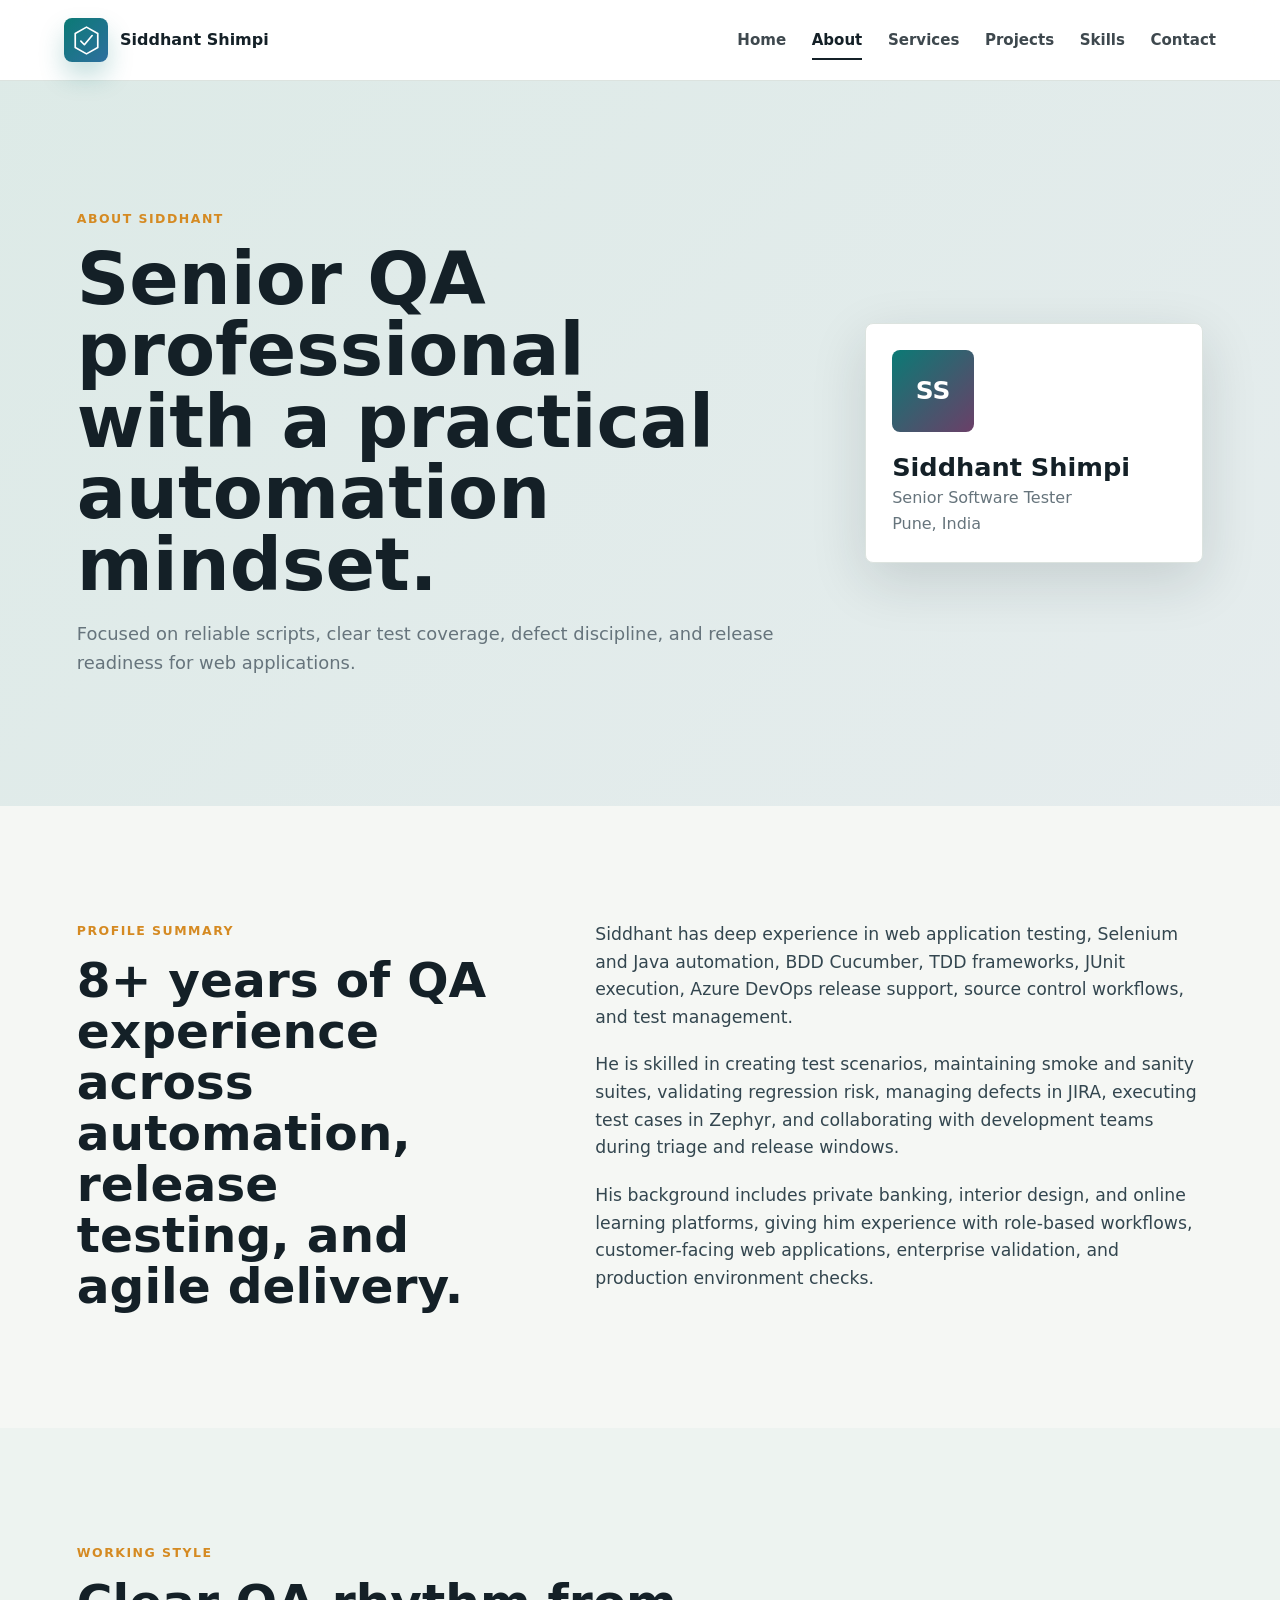
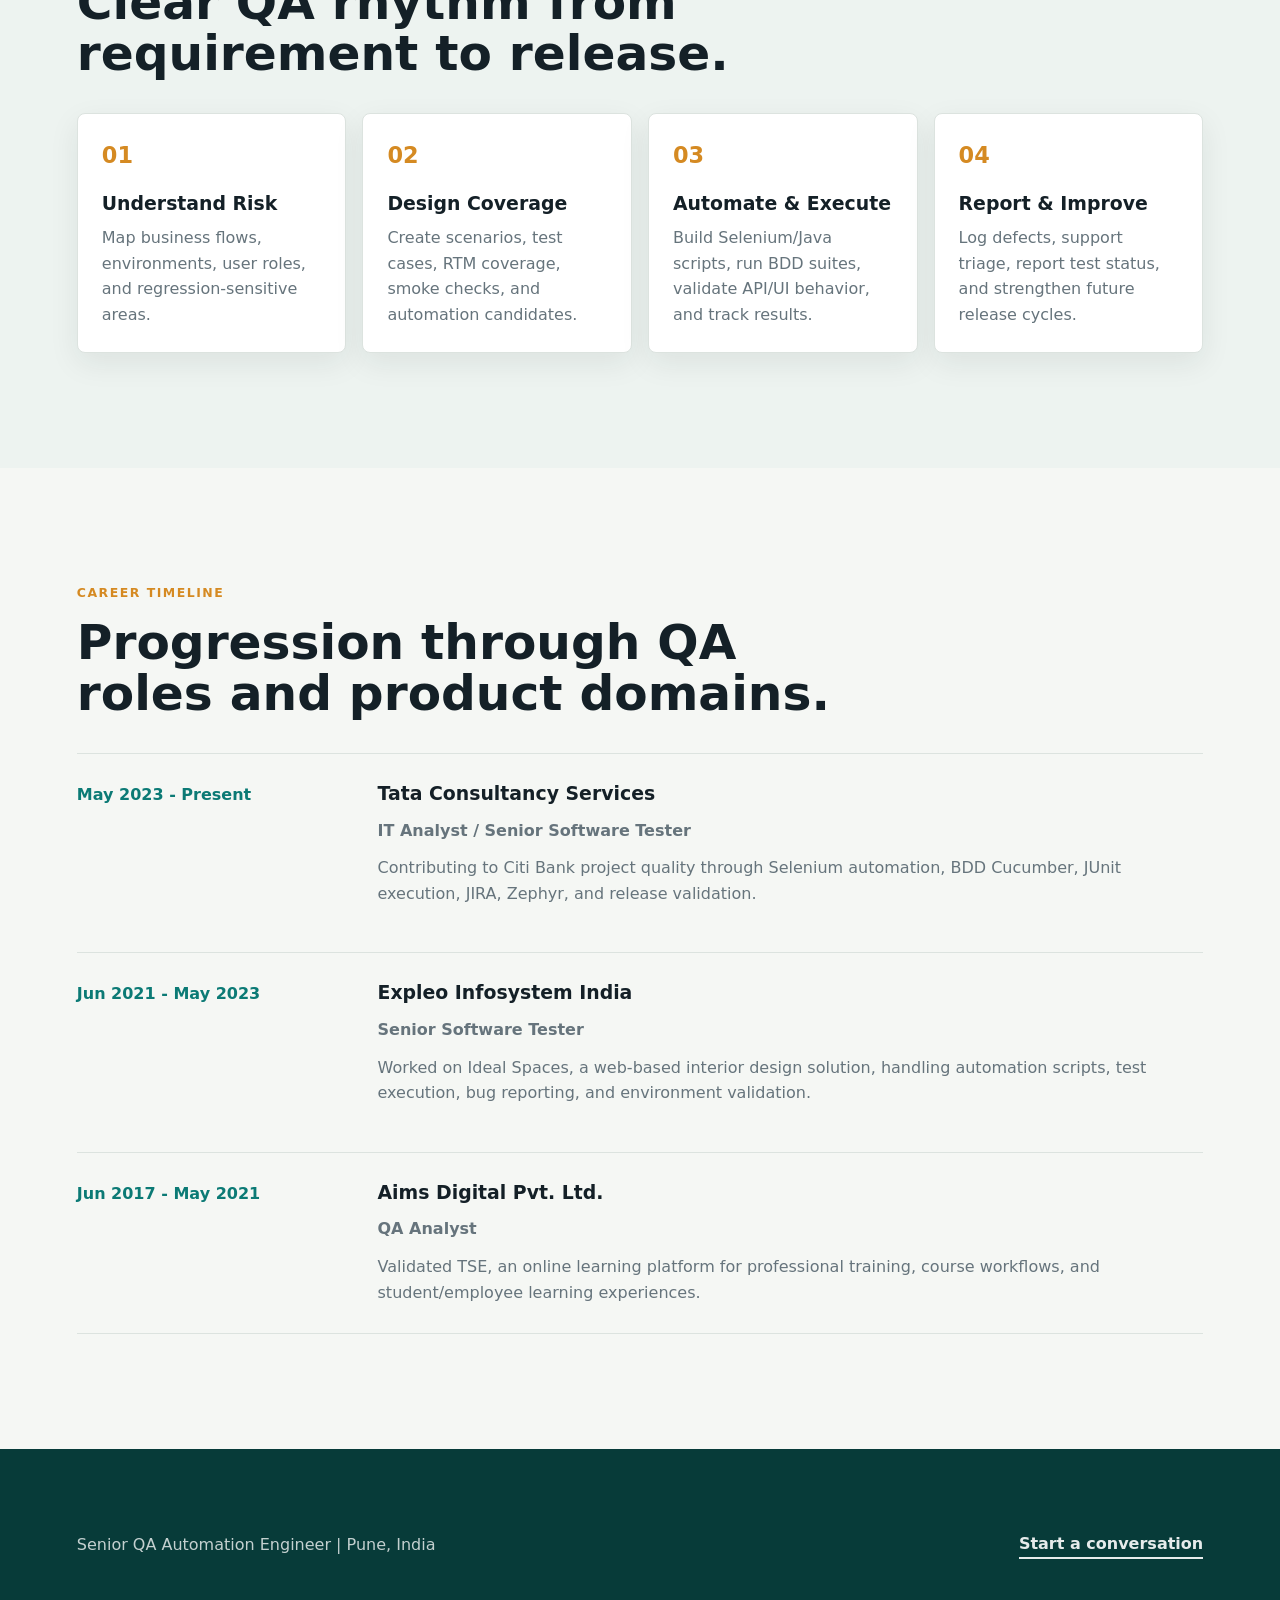
<file: about.html>
<!doctype html>
<html lang="en">
  <head>
    <meta charset="utf-8">
    <meta name="viewport" content="width=device-width, initial-scale=1">
    <title>About | Siddhant Shimpi</title>
    <meta name="description" content="About Siddhant Shimpi, Senior QA Automation Engineer and Senior Software Tester based in Pune.">
    <link rel="stylesheet" href="styles.css">
  </head>
  <body>
    <header class="site-header solid-header">
      <a class="brand" href="index.html"><span class="brand-logo" aria-hidden="true"><svg viewBox="0 0 44 44"><path d="M22 3 38 12v20L22 41 6 32V12L22 3Z"></path><path d="m14 23 5 5 11-13"></path></svg></span><span>Siddhant Shimpi</span></a>
      <nav class="site-nav" aria-label="Primary navigation"><a href="index.html">Home</a><a class="active" href="about.html">About</a><a href="services.html">Services</a><a href="projects.html">Projects</a><a href="skills.html">Skills</a><a href="contact.html">Contact</a></nav>
    </header>

    <main class="page-main">
      <section class="page-hero">
        <div>
          <p class="eyebrow">About Siddhant</p>
          <h1>Senior QA professional with a practical automation mindset.</h1>
          <p>Focused on reliable scripts, clear test coverage, defect discipline, and release readiness for web applications.</p>
        </div>
        <aside class="profile-card">
          <div class="profile-avatar" aria-hidden="true">SS</div>
          <h2>Siddhant Shimpi</h2>
          <p>Senior Software Tester</p>
          <span>Pune, India</span>
        </aside>
      </section>

      <section class="section split-section">
        <div>
          <p class="section-kicker">Profile Summary</p>
          <h2>8+ years of QA experience across automation, release testing, and agile delivery.</h2>
        </div>
        <div class="copy-stack">
          <p>Siddhant has deep experience in web application testing, Selenium and Java automation, BDD Cucumber, TDD frameworks, JUnit execution, Azure DevOps release support, source control workflows, and test management.</p>
          <p>He is skilled in creating test scenarios, maintaining smoke and sanity suites, validating regression risk, managing defects in JIRA, executing test cases in Zephyr, and collaborating with development teams during triage and release windows.</p>
          <p>His background includes private banking, interior design, and online learning platforms, giving him experience with role-based workflows, customer-facing web applications, enterprise validation, and production environment checks.</p>
        </div>
      </section>

      <section class="section process-section">
        <div class="section-heading">
          <p class="section-kicker">Working Style</p>
          <h2>Clear QA rhythm from requirement to release.</h2>
        </div>
        <div class="process-grid">
          <article><span>01</span><h3>Understand Risk</h3><p>Map business flows, environments, user roles, and regression-sensitive areas.</p></article>
          <article><span>02</span><h3>Design Coverage</h3><p>Create scenarios, test cases, RTM coverage, smoke checks, and automation candidates.</p></article>
          <article><span>03</span><h3>Automate & Execute</h3><p>Build Selenium/Java scripts, run BDD suites, validate API/UI behavior, and track results.</p></article>
          <article><span>04</span><h3>Report & Improve</h3><p>Log defects, support triage, report test status, and strengthen future release cycles.</p></article>
        </div>
      </section>

      <section class="section timeline-section">
        <div class="section-heading">
          <p class="section-kicker">Career Timeline</p>
          <h2>Progression through QA roles and product domains.</h2>
        </div>
        <div class="timeline">
          <article class="timeline-item"><div class="timeline-date">May 2023 - Present</div><div class="timeline-content"><h3>Tata Consultancy Services</h3><p class="role">IT Analyst / Senior Software Tester</p><p>Contributing to Citi Bank project quality through Selenium automation, BDD Cucumber, JUnit execution, JIRA, Zephyr, and release validation.</p></div></article>
          <article class="timeline-item"><div class="timeline-date">Jun 2021 - May 2023</div><div class="timeline-content"><h3>Expleo Infosystem India</h3><p class="role">Senior Software Tester</p><p>Worked on Ideal Spaces, a web-based interior design solution, handling automation scripts, test execution, bug reporting, and environment validation.</p></div></article>
          <article class="timeline-item"><div class="timeline-date">Jun 2017 - May 2021</div><div class="timeline-content"><h3>Aims Digital Pvt. Ltd.</h3><p class="role">QA Analyst</p><p>Validated TSE, an online learning platform for professional training, course workflows, and student/employee learning experiences.</p></div></article>
        </div>
      </section>
    </main>

    <footer class="footer compact-footer">
      <p>Senior QA Automation Engineer | Pune, India</p>
      <a href="contact.html">Start a conversation</a>
    </footer>
  </body>
</html>
</file>
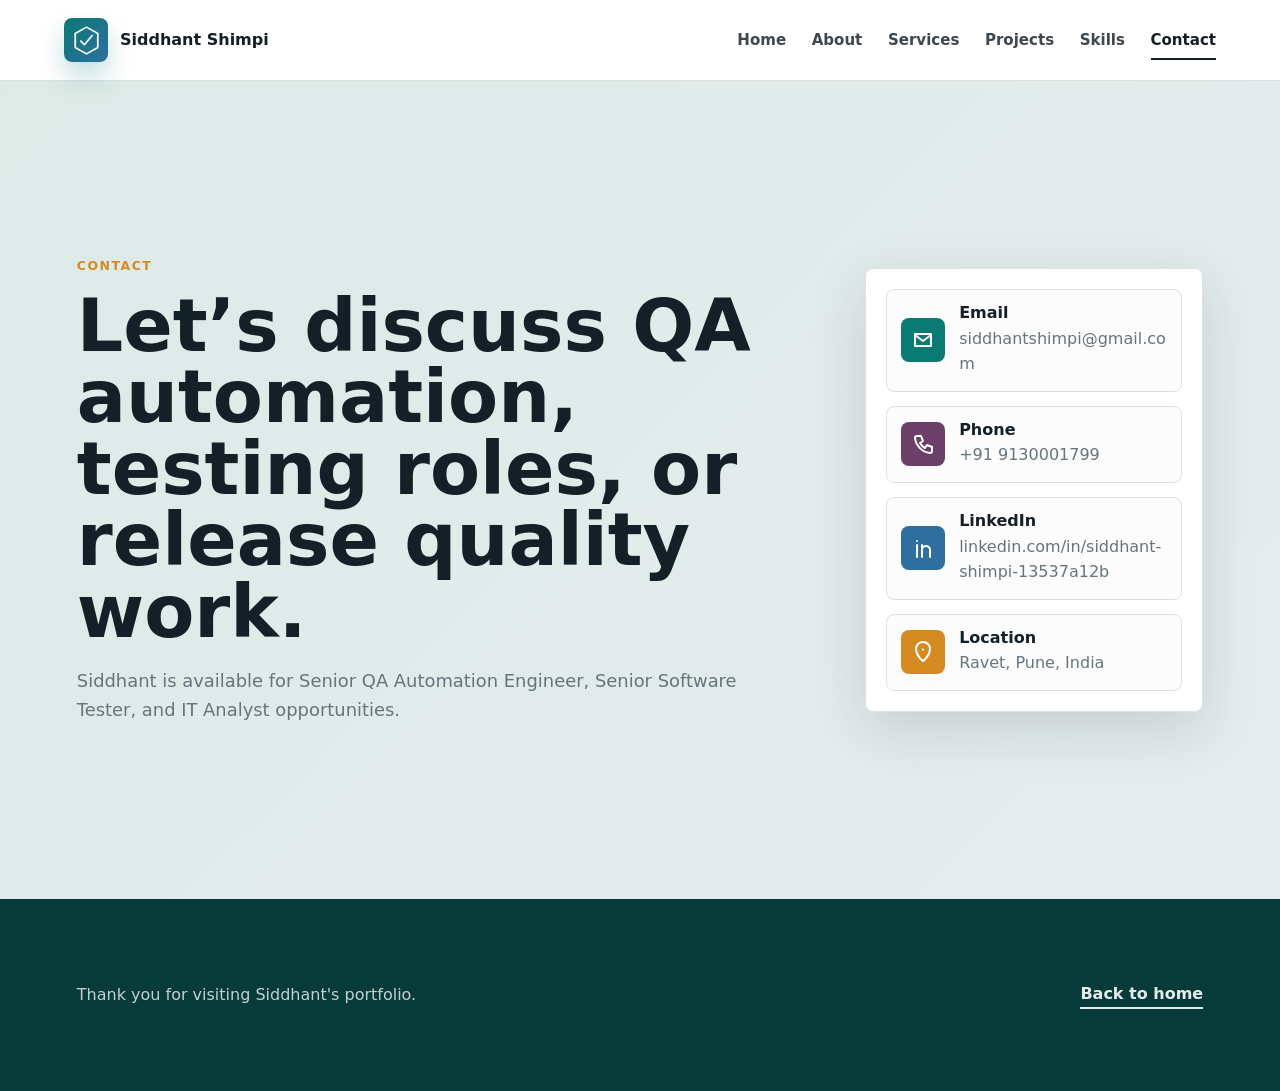
<file: contact.html>
<!doctype html>
<html lang="en">
  <head>
    <meta charset="utf-8">
    <meta name="viewport" content="width=device-width, initial-scale=1">
    <title>Contact | Siddhant Shimpi</title>
    <meta name="description" content="Contact Siddhant Shimpi for QA automation, software testing, and IT analyst opportunities.">
    <link rel="stylesheet" href="styles.css">
  </head>
  <body>
    <header class="site-header solid-header">
      <a class="brand" href="index.html"><span class="brand-logo" aria-hidden="true"><svg viewBox="0 0 44 44"><path d="M22 3 38 12v20L22 41 6 32V12L22 3Z"></path><path d="m14 23 5 5 11-13"></path></svg></span><span>Siddhant Shimpi</span></a>
      <nav class="site-nav" aria-label="Primary navigation"><a href="index.html">Home</a><a href="about.html">About</a><a href="services.html">Services</a><a href="projects.html">Projects</a><a href="skills.html">Skills</a><a class="active" href="contact.html">Contact</a></nav>
    </header>

    <main class="page-main">
      <section class="contact-hero">
        <div>
          <p class="eyebrow">Contact</p>
          <h1>Let’s discuss QA automation, testing roles, or release quality work.</h1>
          <p>Siddhant is available for Senior QA Automation Engineer, Senior Software Tester, and IT Analyst opportunities.</p>
        </div>
        <address class="contact-panel">
          <a href="mailto:siddhantshimpi@gmail.com"><span class="icon icon-teal" aria-hidden="true"><svg viewBox="0 0 24 24"><path d="M4 6h16v12H4z"></path><path d="m4 7 8 6 8-6"></path></svg></span><strong>Email</strong><em>siddhantshimpi@gmail.com</em></a>
          <a href="tel:+919130001799"><span class="icon icon-plum" aria-hidden="true"><svg viewBox="0 0 24 24"><path d="M6 4h4l2 5-3 2a12 12 0 0 0 5 5l2-3 5 2v4a2 2 0 0 1-2 2A17 17 0 0 1 4 6a2 2 0 0 1 2-2Z"></path></svg></span><strong>Phone</strong><em>+91 9130001799</em></a>
          <a href="https://linkedin.com/in/siddhant-shimpi-13537a12b"><span class="icon icon-blue" aria-hidden="true"><svg viewBox="0 0 24 24"><path d="M6 9v12M6 5v.01M11 21v-7a4 4 0 0 1 8 0v7M11 9v12"></path></svg></span><strong>LinkedIn</strong><em>linkedin.com/in/siddhant-shimpi-13537a12b</em></a>
          <div><span class="icon icon-amber" aria-hidden="true"><svg viewBox="0 0 24 24"><path d="M12 21s7-5.2 7-12a7 7 0 0 0-14 0c0 6.8 7 12 7 12Z"></path><path d="M12 9.5v.01"></path></svg></span><strong>Location</strong><em>Ravet, Pune, India</em></div>
        </address>
      </section>
    </main>

    <footer class="footer compact-footer"><p>Thank you for visiting Siddhant's portfolio.</p><a href="index.html">Back to home</a></footer>
  </body>
</html>
</file>
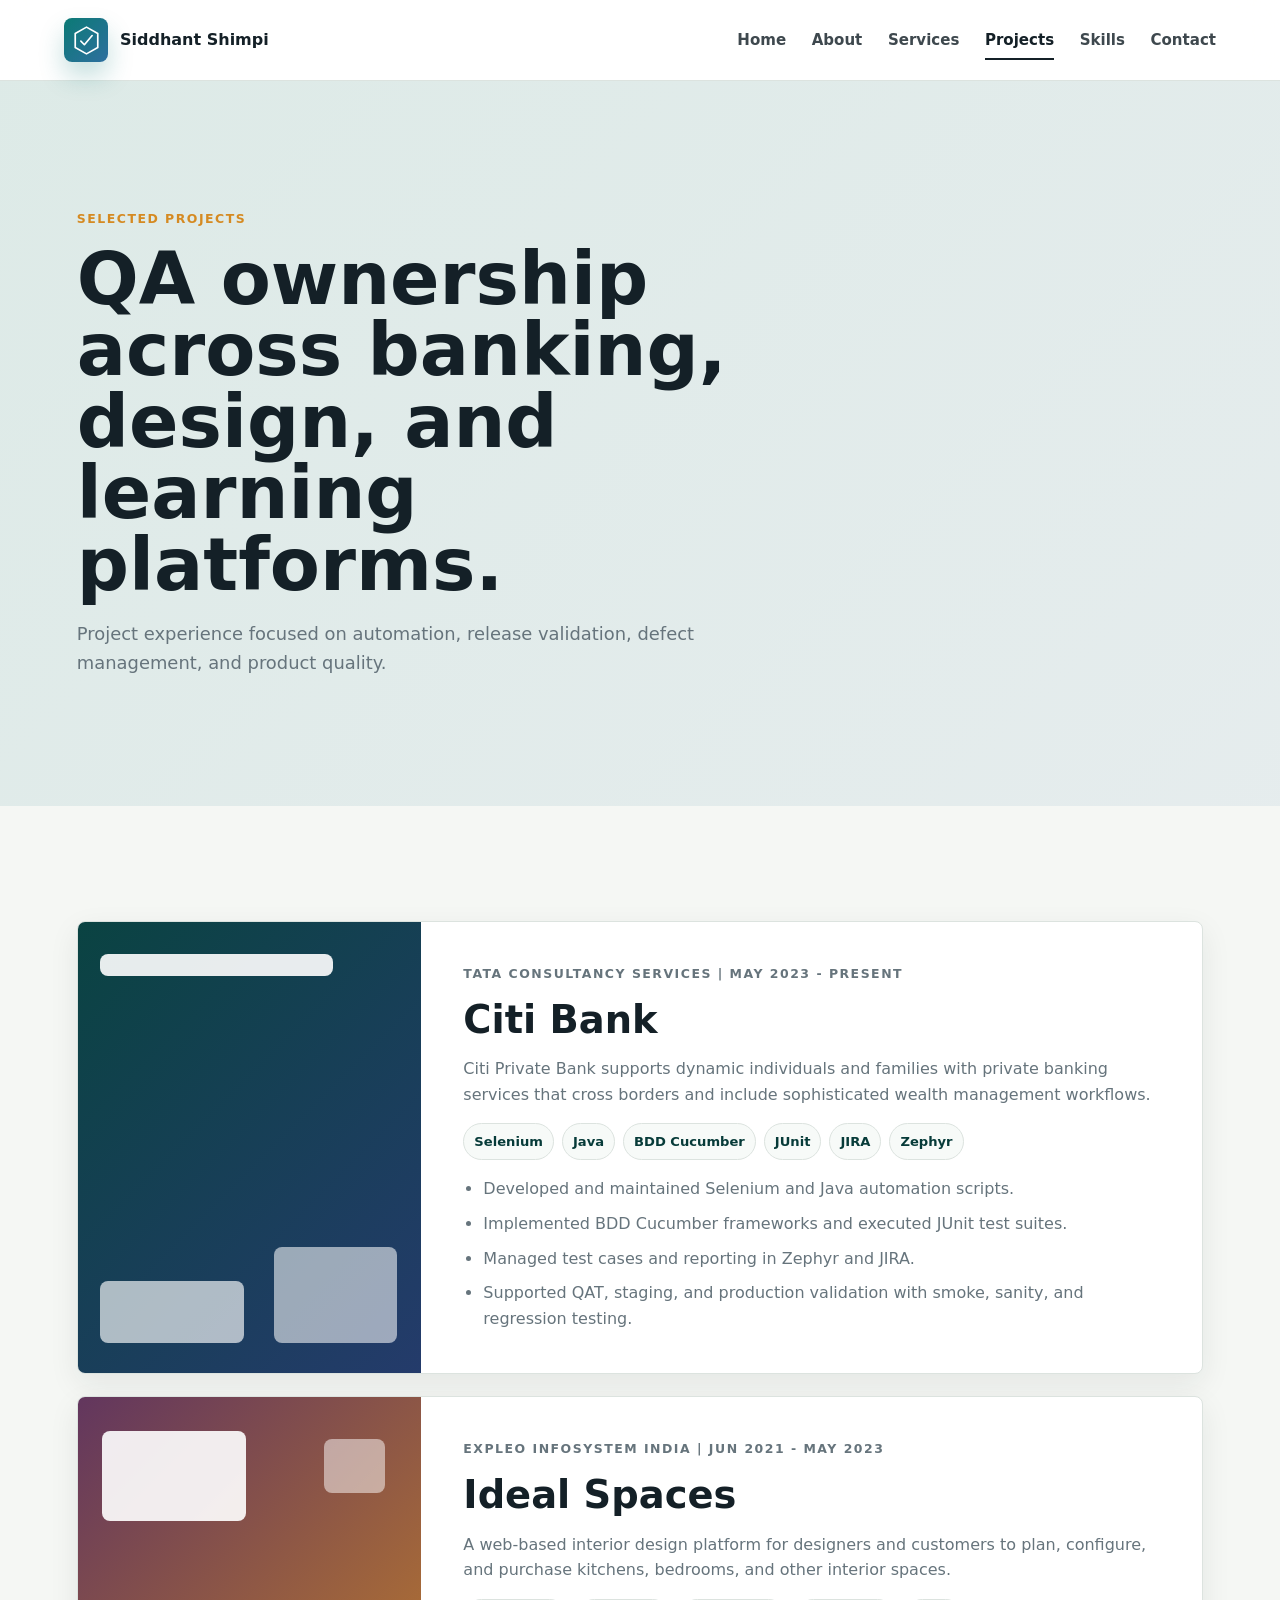
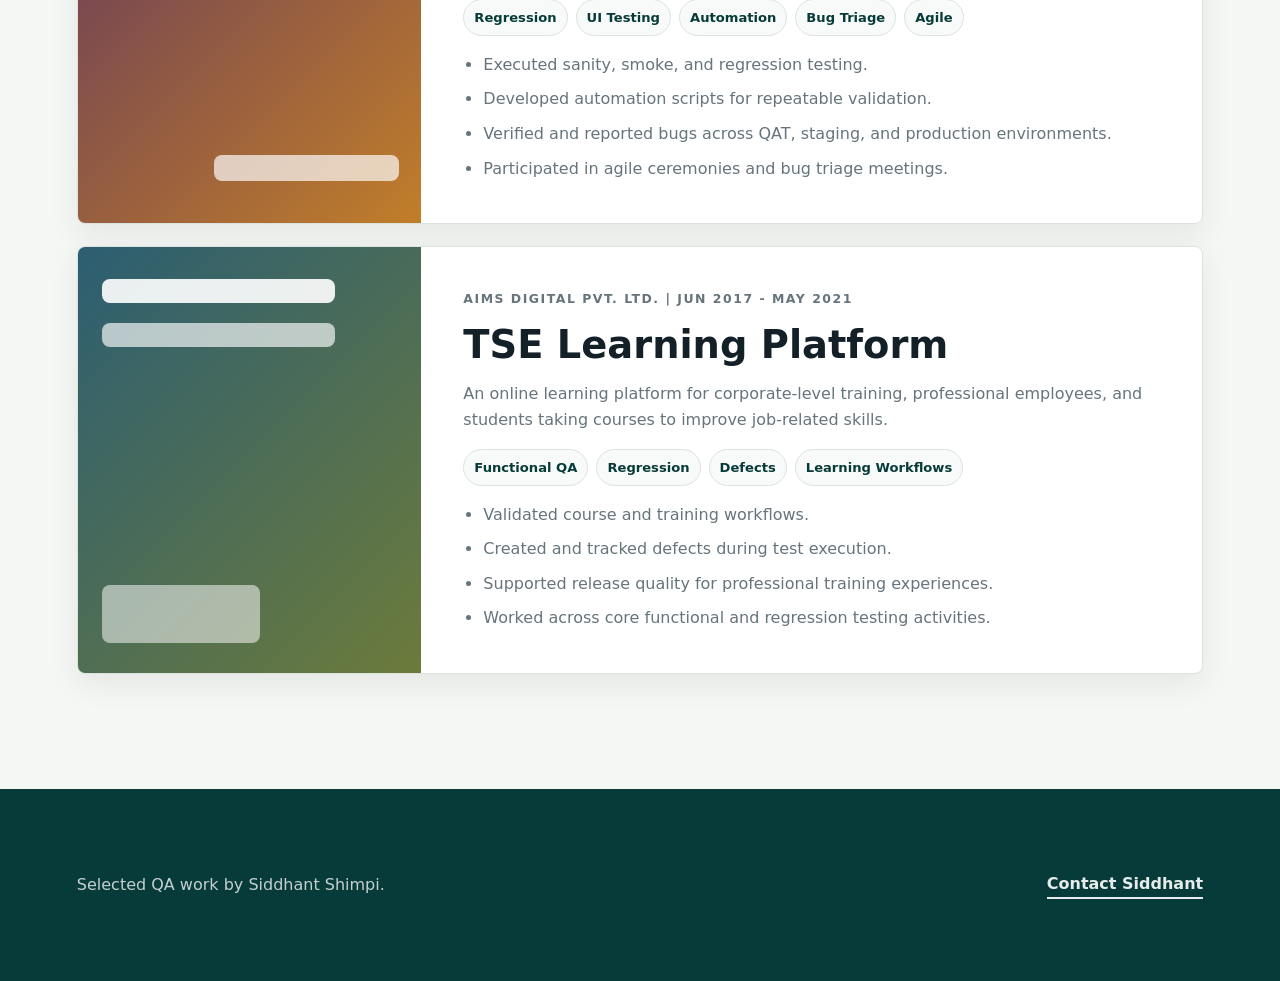
<file: projects.html>
<!doctype html>
<html lang="en">
  <head>
    <meta charset="utf-8">
    <meta name="viewport" content="width=device-width, initial-scale=1">
    <title>Projects | Siddhant Shimpi</title>
    <meta name="description" content="Selected QA automation and testing projects by Siddhant Shimpi.">
    <link rel="stylesheet" href="styles.css">
  </head>
  <body>
    <header class="site-header solid-header">
      <a class="brand" href="index.html"><span class="brand-logo" aria-hidden="true"><svg viewBox="0 0 44 44"><path d="M22 3 38 12v20L22 41 6 32V12L22 3Z"></path><path d="m14 23 5 5 11-13"></path></svg></span><span>Siddhant Shimpi</span></a>
      <nav class="site-nav" aria-label="Primary navigation"><a href="index.html">Home</a><a href="about.html">About</a><a href="services.html">Services</a><a class="active" href="projects.html">Projects</a><a href="skills.html">Skills</a><a href="contact.html">Contact</a></nav>
    </header>

    <main class="page-main">
      <section class="page-hero">
        <div>
          <p class="eyebrow">Selected Projects</p>
          <h1>QA ownership across banking, design, and learning platforms.</h1>
          <p>Project experience focused on automation, release validation, defect management, and product quality.</p>
        </div>
      </section>

      <section class="section case-study-list">
        <article class="case-study" id="citi">
          <div class="case-visual bank-visual" aria-hidden="true"><span></span><span></span><span></span></div>
          <div class="case-content">
            <p class="label">Tata Consultancy Services | May 2023 - Present</p>
            <h2>Citi Bank</h2>
            <p>Citi Private Bank supports dynamic individuals and families with private banking services that cross borders and include sophisticated wealth management workflows.</p>
            <div class="tag-row"><span>Selenium</span><span>Java</span><span>BDD Cucumber</span><span>JUnit</span><span>JIRA</span><span>Zephyr</span></div>
            <ul><li>Developed and maintained Selenium and Java automation scripts.</li><li>Implemented BDD Cucumber frameworks and executed JUnit test suites.</li><li>Managed test cases and reporting in Zephyr and JIRA.</li><li>Supported QAT, staging, and production validation with smoke, sanity, and regression testing.</li></ul>
          </div>
        </article>

        <article class="case-study" id="ideal-spaces">
          <div class="case-visual spaces-visual" aria-hidden="true"><span></span><span></span><span></span></div>
          <div class="case-content">
            <p class="label">Expleo Infosystem India | Jun 2021 - May 2023</p>
            <h2>Ideal Spaces</h2>
            <p>A web-based interior design platform for designers and customers to plan, configure, and purchase kitchens, bedrooms, and other interior spaces.</p>
            <div class="tag-row"><span>Regression</span><span>UI Testing</span><span>Automation</span><span>Bug Triage</span><span>Agile</span></div>
            <ul><li>Executed sanity, smoke, and regression testing.</li><li>Developed automation scripts for repeatable validation.</li><li>Verified and reported bugs across QAT, staging, and production environments.</li><li>Participated in agile ceremonies and bug triage meetings.</li></ul>
          </div>
        </article>

        <article class="case-study" id="tse">
          <div class="case-visual learning-visual" aria-hidden="true"><span></span><span></span><span></span></div>
          <div class="case-content">
            <p class="label">Aims Digital Pvt. Ltd. | Jun 2017 - May 2021</p>
            <h2>TSE Learning Platform</h2>
            <p>An online learning platform for corporate-level training, professional employees, and students taking courses to improve job-related skills.</p>
            <div class="tag-row"><span>Functional QA</span><span>Regression</span><span>Defects</span><span>Learning Workflows</span></div>
            <ul><li>Validated course and training workflows.</li><li>Created and tracked defects during test execution.</li><li>Supported release quality for professional training experiences.</li><li>Worked across core functional and regression testing activities.</li></ul>
          </div>
        </article>
      </section>
    </main>

    <footer class="footer compact-footer"><p>Selected QA work by Siddhant Shimpi.</p><a href="contact.html">Contact Siddhant</a></footer>
  </body>
</html>
</file>
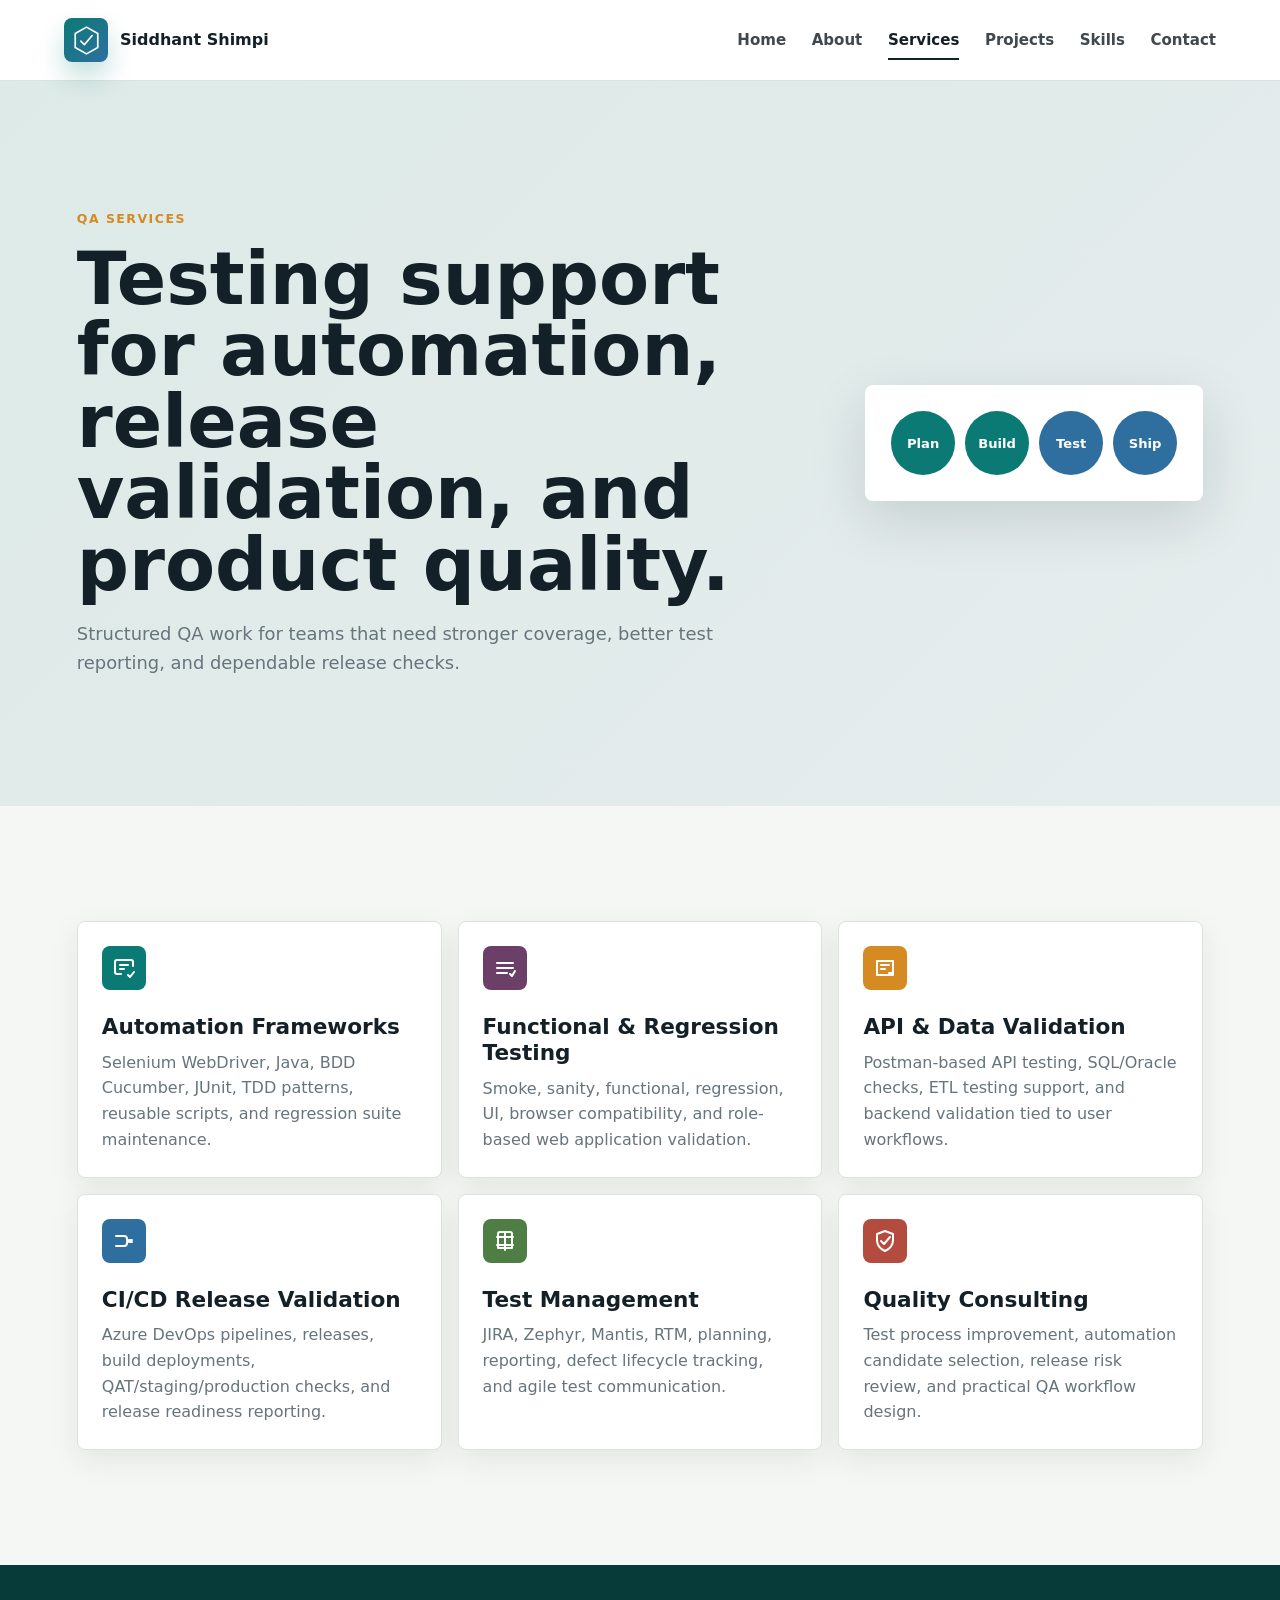
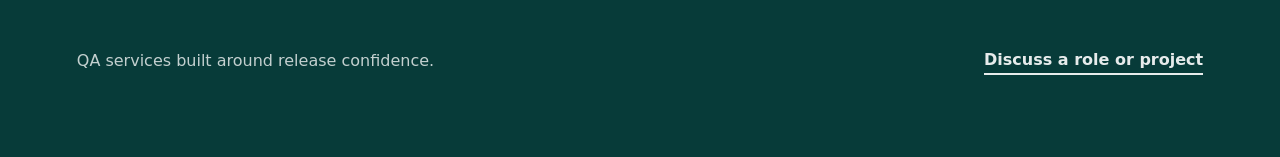
<file: services.html>
<!doctype html>
<html lang="en">
  <head>
    <meta charset="utf-8">
    <meta name="viewport" content="width=device-width, initial-scale=1">
    <title>Services | Siddhant Shimpi</title>
    <meta name="description" content="QA automation and software testing services offered by Siddhant Shimpi.">
    <link rel="stylesheet" href="styles.css">
  </head>
  <body>
    <header class="site-header solid-header">
      <a class="brand" href="index.html"><span class="brand-logo" aria-hidden="true"><svg viewBox="0 0 44 44"><path d="M22 3 38 12v20L22 41 6 32V12L22 3Z"></path><path d="m14 23 5 5 11-13"></path></svg></span><span>Siddhant Shimpi</span></a>
      <nav class="site-nav" aria-label="Primary navigation"><a href="index.html">Home</a><a href="about.html">About</a><a class="active" href="services.html">Services</a><a href="projects.html">Projects</a><a href="skills.html">Skills</a><a href="contact.html">Contact</a></nav>
    </header>

    <main class="page-main">
      <section class="page-hero service-hero">
        <div>
          <p class="eyebrow">QA Services</p>
          <h1>Testing support for automation, release validation, and product quality.</h1>
          <p>Structured QA work for teams that need stronger coverage, better test reporting, and dependable release checks.</p>
        </div>
        <div class="service-graphic" aria-hidden="true">
          <span class="node checked">Plan</span><span class="line"></span><span class="node checked">Build</span><span class="line"></span><span class="node">Test</span><span class="line"></span><span class="node">Ship</span>
        </div>
      </section>

      <section class="section">
        <div class="service-grid">
          <article class="service-card"><span class="icon icon-teal" aria-hidden="true"><svg viewBox="0 0 24 24"><path d="M9 18H5a2 2 0 0 1-2-2V6a2 2 0 0 1 2-2h14a2 2 0 0 1 2 2v4"></path><path d="m16 19 2 2 4-5"></path><path d="M8 9h8M8 13h4"></path></svg></span><h2>Automation Frameworks</h2><p>Selenium WebDriver, Java, BDD Cucumber, JUnit, TDD patterns, reusable scripts, and regression suite maintenance.</p></article>
          <article class="service-card"><span class="icon icon-plum" aria-hidden="true"><svg viewBox="0 0 24 24"><path d="M4 7h16M4 12h16M4 17h10"></path><path d="m17 18 2 2 3-5"></path></svg></span><h2>Functional & Regression Testing</h2><p>Smoke, sanity, functional, regression, UI, browser compatibility, and role-based web application validation.</p></article>
          <article class="service-card"><span class="icon icon-amber" aria-hidden="true"><svg viewBox="0 0 24 24"><path d="M4 5h16v14H4z"></path><path d="M8 9h8M8 13h4M16 17h4"></path></svg></span><h2>API & Data Validation</h2><p>Postman-based API testing, SQL/Oracle checks, ETL testing support, and backend validation tied to user workflows.</p></article>
          <article class="service-card"><span class="icon icon-blue" aria-hidden="true"><svg viewBox="0 0 24 24"><path d="M6 7h6a3 3 0 0 1 3 3 3 3 0 0 0 3 3h1"></path><path d="M6 17h6a3 3 0 0 0 3-3 3 3 0 0 1 3-3h1"></path><path d="M4 7h2M4 17h2M19 13h1M19 11h1"></path></svg></span><h2>CI/CD Release Validation</h2><p>Azure DevOps pipelines, releases, build deployments, QAT/staging/production checks, and release readiness reporting.</p></article>
          <article class="service-card"><span class="icon icon-green" aria-hidden="true"><svg viewBox="0 0 24 24"><path d="M12 3v18M4 8h16M4 16h16"></path><path d="M7 3h10a2 2 0 0 1 2 2v14H5V5a2 2 0 0 1 2-2Z"></path></svg></span><h2>Test Management</h2><p>JIRA, Zephyr, Mantis, RTM, planning, reporting, defect lifecycle tracking, and agile test communication.</p></article>
          <article class="service-card"><span class="icon icon-red" aria-hidden="true"><svg viewBox="0 0 24 24"><path d="M12 2 4 5v6c0 5 3.5 9 8 11 4.5-2 8-6 8-11V5l-8-3Z"></path><path d="m8 12 3 3 6-7"></path></svg></span><h2>Quality Consulting</h2><p>Test process improvement, automation candidate selection, release risk review, and practical QA workflow design.</p></article>
        </div>
      </section>
    </main>

    <footer class="footer compact-footer"><p>QA services built around release confidence.</p><a href="contact.html">Discuss a role or project</a></footer>
  </body>
</html>
</file>
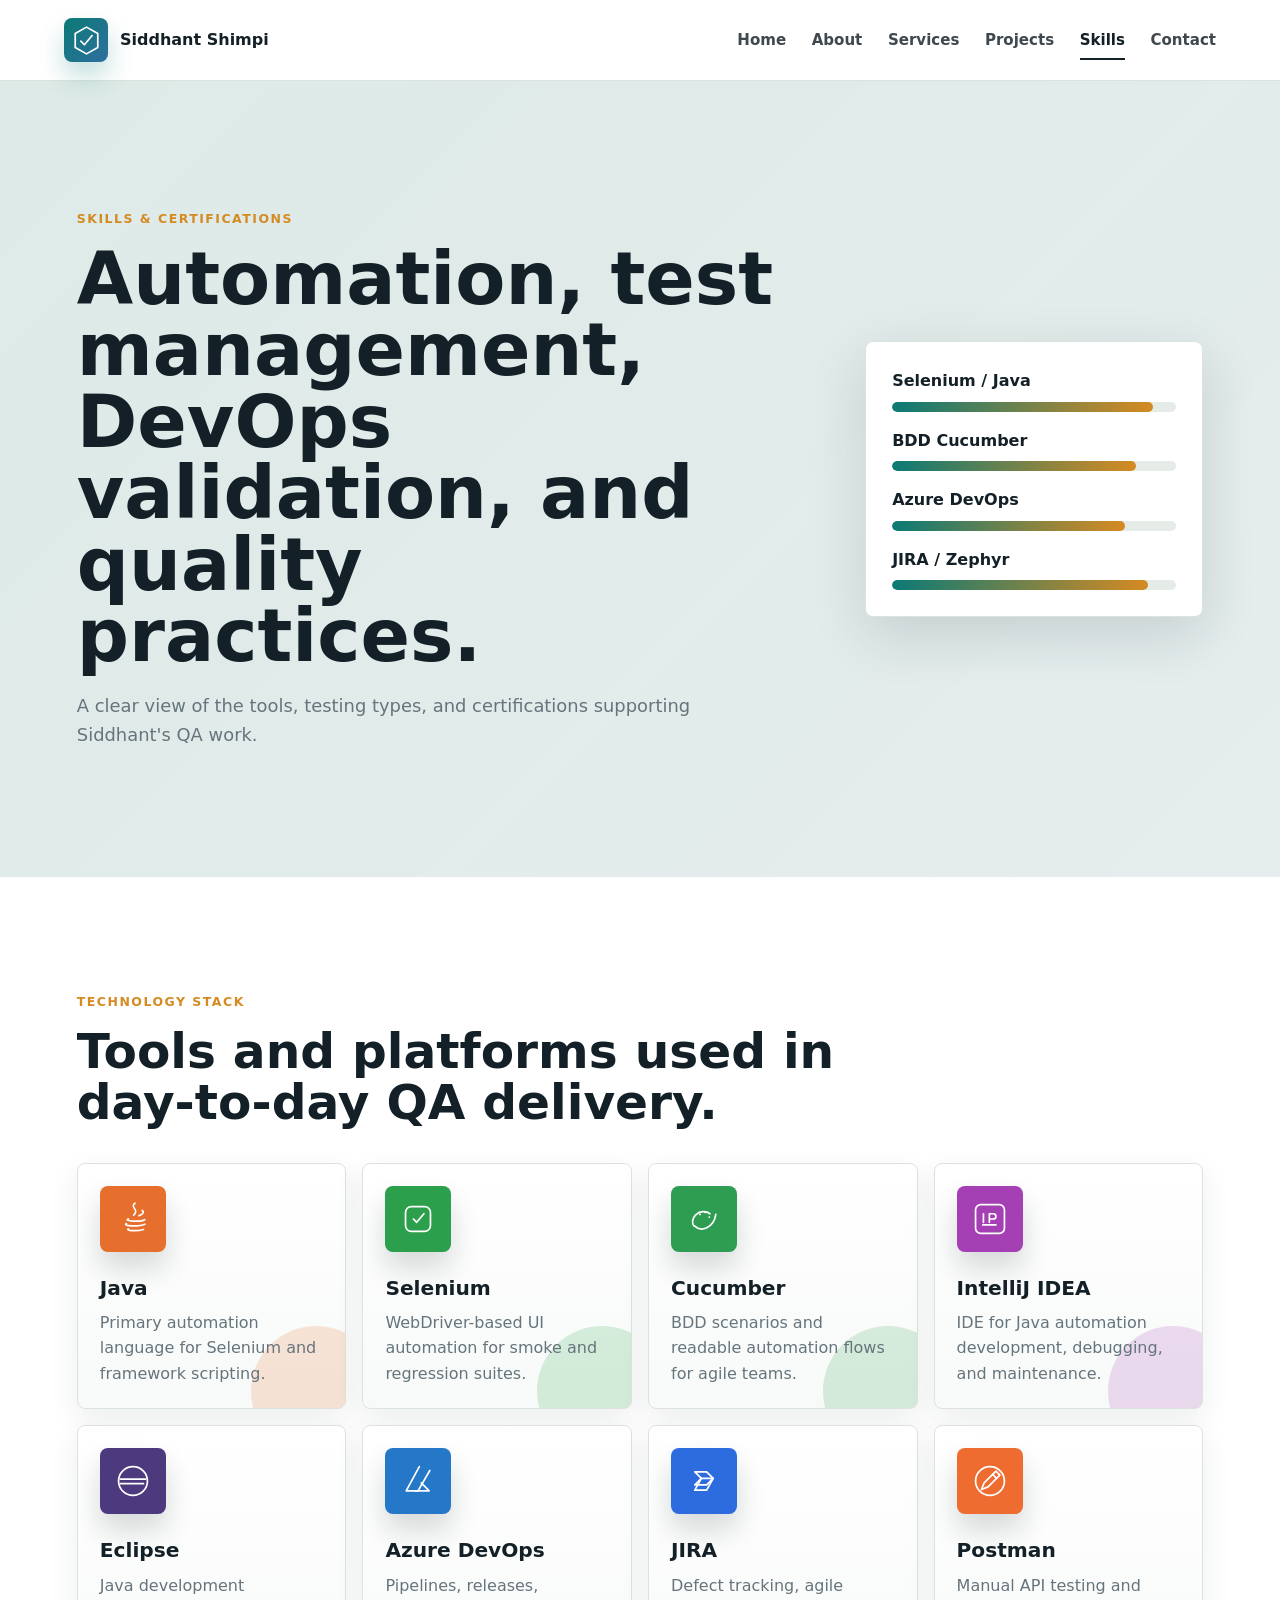
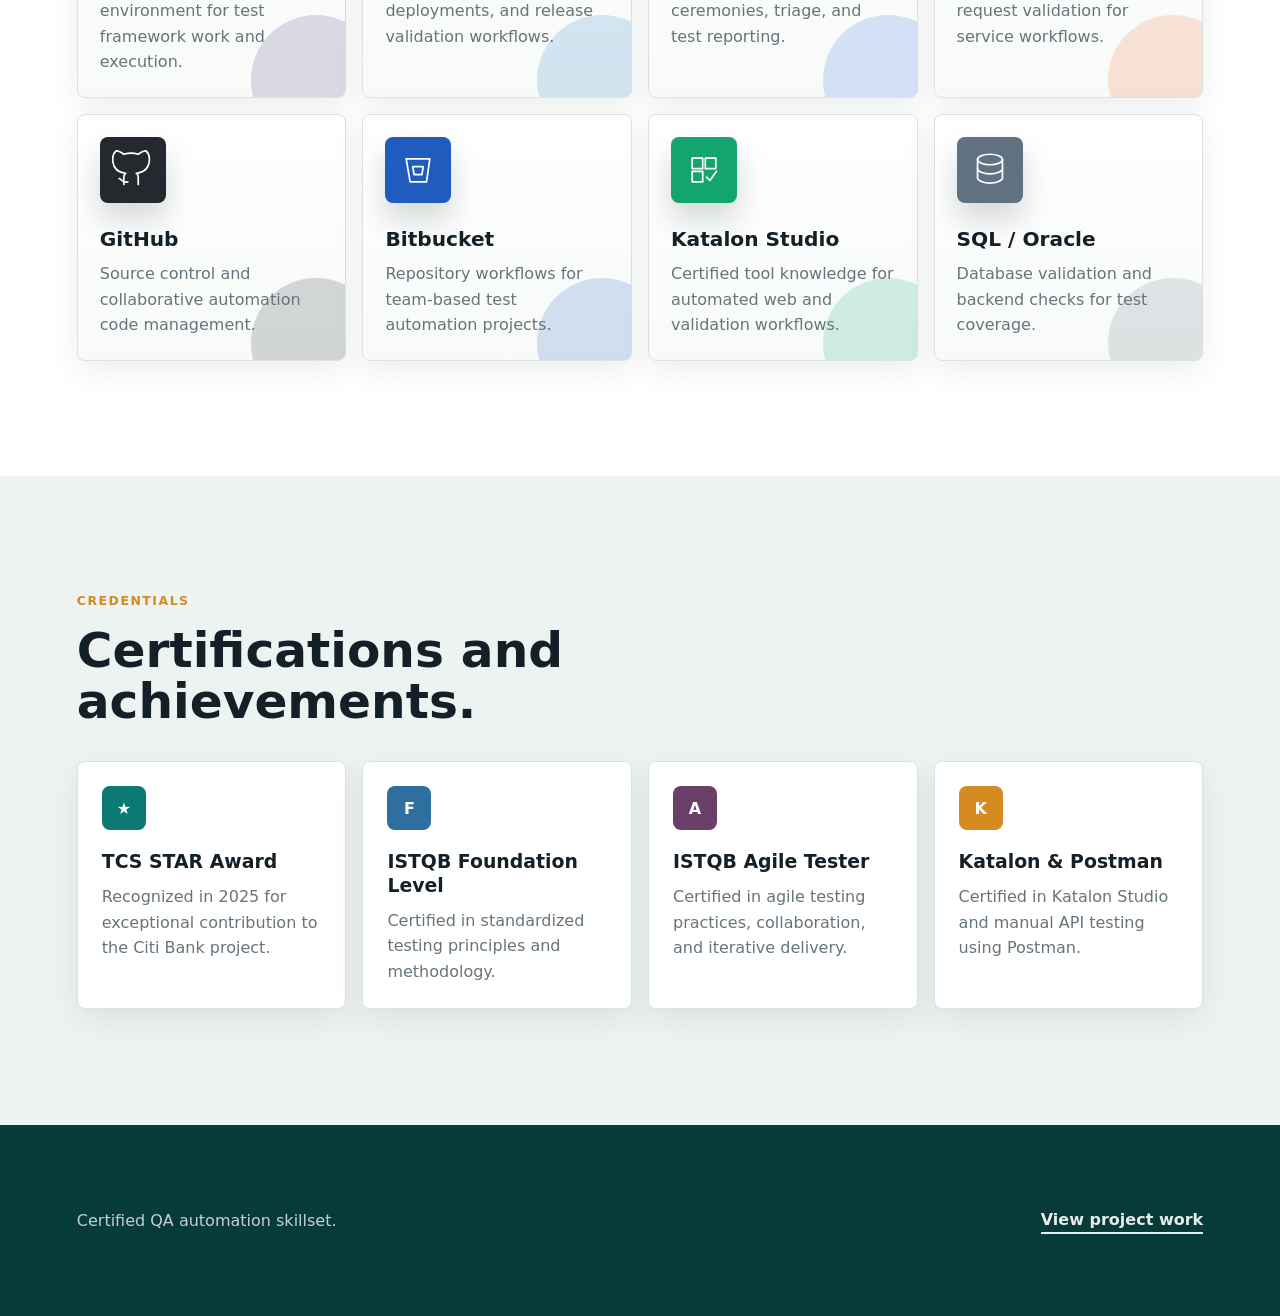
<file: skills.html>
<!doctype html>
<html lang="en">
  <head>
    <meta charset="utf-8">
    <meta name="viewport" content="width=device-width, initial-scale=1">
    <title>Skills & Certifications | Siddhant Shimpi</title>
    <meta name="description" content="QA automation skills, testing tools, certifications, and achievements for Siddhant Shimpi.">
    <link rel="stylesheet" href="styles.css">
  </head>
  <body>
    <header class="site-header solid-header">
      <a class="brand" href="index.html"><span class="brand-logo" aria-hidden="true"><svg viewBox="0 0 44 44"><path d="M22 3 38 12v20L22 41 6 32V12L22 3Z"></path><path d="m14 23 5 5 11-13"></path></svg></span><span>Siddhant Shimpi</span></a>
      <nav class="site-nav" aria-label="Primary navigation"><a href="index.html">Home</a><a href="about.html">About</a><a href="services.html">Services</a><a href="projects.html">Projects</a><a class="active" href="skills.html">Skills</a><a href="contact.html">Contact</a></nav>
    </header>

    <main class="page-main">
      <section class="page-hero">
        <div>
          <p class="eyebrow">Skills & Certifications</p>
          <h1>Automation, test management, DevOps validation, and quality practices.</h1>
          <p>A clear view of the tools, testing types, and certifications supporting Siddhant's QA work.</p>
        </div>
        <div class="skill-meter-panel" aria-hidden="true">
          <div><span>Selenium / Java</span><i style="--w:92%"></i></div>
          <div><span>BDD Cucumber</span><i style="--w:86%"></i></div>
          <div><span>Azure DevOps</span><i style="--w:82%"></i></div>
          <div><span>JIRA / Zephyr</span><i style="--w:90%"></i></div>
        </div>
      </section>

      <section class="section logo-skills-section">
        <div class="section-heading">
          <p class="section-kicker">Technology Stack</p>
          <h2>Tools and platforms used in day-to-day QA delivery.</h2>
        </div>
        <div class="logo-grid" aria-label="Technology and testing tools">
          <article class="logo-card java-card">
            <span class="tech-logo java-logo" aria-hidden="true"><svg viewBox="0 0 64 64"><path d="M35 8c-9 7 8 9-2 18"></path><path d="M25 32c-9 3 18 5 25 1"></path><path d="M22 39c-7 4 19 5 28 1"></path><path d="M25 47c-5 3 13 4 23 1"></path><path d="M46 19c6 4-5 8-5 8"></path></svg></span>
            <h2>Java</h2>
            <p>Primary automation language for Selenium and framework scripting.</p>
          </article>
          <article class="logo-card selenium-card">
            <span class="tech-logo selenium-logo" aria-hidden="true"><svg viewBox="0 0 64 64"><rect x="13" y="13" width="38" height="38" rx="9"></rect><path d="m25 32 5 5 11-13"></path></svg></span>
            <h2>Selenium</h2>
            <p>WebDriver-based UI automation for smoke and regression suites.</p>
          </article>
          <article class="logo-card cucumber-card">
            <span class="tech-logo cucumber-logo" aria-hidden="true"><svg viewBox="0 0 64 64"><path d="M18 43c9 9 29 3 32-18"></path><path d="M17 43c-4-4-3-12 2-17 6-6 16-7 22-2"></path><path d="M26 25h.1M34 22h.1M40 29h.1"></path></svg></span>
            <h2>Cucumber</h2>
            <p>BDD scenarios and readable automation flows for agile teams.</p>
          </article>
          <article class="logo-card idea-card">
            <span class="tech-logo idea-logo" aria-hidden="true"><svg viewBox="0 0 64 64"><rect x="10" y="10" width="44" height="44" rx="8"></rect><path d="M21 41h20"></path><path d="M22 24v13M31 24v13M31 24h6a4 4 0 0 1 0 8h-6"></path></svg></span>
            <h2>IntelliJ IDEA</h2>
            <p>IDE for Java automation development, debugging, and maintenance.</p>
          </article>
          <article class="logo-card eclipse-card">
            <span class="tech-logo eclipse-logo" aria-hidden="true"><svg viewBox="0 0 64 64"><circle cx="32" cy="32" r="22"></circle><path d="M13 29h38M13 36h35"></path></svg></span>
            <h2>Eclipse</h2>
            <p>Java development environment for test framework work and execution.</p>
          </article>
          <article class="logo-card azure-card">
            <span class="tech-logo azure-logo" aria-hidden="true"><svg viewBox="0 0 64 64"><path d="M34 10 14 47h18l18-31"></path><path d="M37 35 49 47H28"></path></svg></span>
            <h2>Azure DevOps</h2>
            <p>Pipelines, releases, deployments, and release validation workflows.</p>
          </article>
          <article class="logo-card jira-card">
            <span class="tech-logo jira-logo" aria-hidden="true"><svg viewBox="0 0 64 64"><path d="M18 18h18l10 10-10 10H18l10-10Z"></path><path d="M28 28h18l-10 18H18Z"></path></svg></span>
            <h2>JIRA</h2>
            <p>Defect tracking, agile ceremonies, triage, and test reporting.</p>
          </article>
          <article class="logo-card postman-card">
            <span class="tech-logo postman-logo" aria-hidden="true"><svg viewBox="0 0 64 64"><circle cx="32" cy="32" r="22"></circle><path d="m23 35 18-18 6 6-18 18-10 4Z"></path><path d="m36 22 6 6"></path></svg></span>
            <h2>Postman</h2>
            <p>Manual API testing and request validation for service workflows.</p>
          </article>
          <article class="logo-card github-card">
            <span class="tech-logo github-logo" aria-hidden="true"><svg viewBox="0 0 64 64"><path d="M24 50c-9 2-9-4-13-5"></path><path d="M40 54V43c0-3-1-5-3-6 10-1 20-5 20-22 0-5-2-9-5-12 0 0-4-1-12 5-7-2-15-2-22 0C10 2 6 3 6 3 3 6 1 10 1 15c0 17 10 21 20 22-2 1-3 4-3 6v11"></path></svg></span>
            <h2>GitHub</h2>
            <p>Source control and collaborative automation code management.</p>
          </article>
          <article class="logo-card bitbucket-card">
            <span class="tech-logo bitbucket-logo" aria-hidden="true"><svg viewBox="0 0 64 64"><path d="M14 15h36l-5 35H20Z"></path><path d="M24 27h16l-2 12H26Z"></path></svg></span>
            <h2>Bitbucket</h2>
            <p>Repository workflows for team-based test automation projects.</p>
          </article>
          <article class="logo-card katalon-card">
            <span class="tech-logo katalon-logo" aria-hidden="true"><svg viewBox="0 0 64 64"><path d="M14 14h16v16H14Z"></path><path d="M34 14h16v16H34Z"></path><path d="M14 34h16v16H14Z"></path><path d="m36 43 5 5 10-14"></path></svg></span>
            <h2>Katalon Studio</h2>
            <p>Certified tool knowledge for automated web and validation workflows.</p>
          </article>
          <article class="logo-card sql-card">
            <span class="tech-logo sql-logo" aria-hidden="true"><svg viewBox="0 0 64 64"><ellipse cx="32" cy="16" rx="19" ry="8"></ellipse><path d="M13 16v28c0 4 9 8 19 8s19-4 19-8V16"></path><path d="M13 30c0 4 9 8 19 8s19-4 19-8"></path></svg></span>
            <h2>SQL / Oracle</h2>
            <p>Database validation and backend checks for test coverage.</p>
          </article>
        </div>
      </section>

      <section class="section credentials-section">
        <div class="section-heading">
          <p class="section-kicker">Credentials</p>
          <h2>Certifications and achievements.</h2>
        </div>
        <div class="credential-list">
          <article><span class="badge-icon">★</span><h3>TCS STAR Award</h3><p>Recognized in 2025 for exceptional contribution to the Citi Bank project.</p></article>
          <article><span class="badge-icon">F</span><h3>ISTQB Foundation Level</h3><p>Certified in standardized testing principles and methodology.</p></article>
          <article><span class="badge-icon">A</span><h3>ISTQB Agile Tester</h3><p>Certified in agile testing practices, collaboration, and iterative delivery.</p></article>
          <article><span class="badge-icon">K</span><h3>Katalon & Postman</h3><p>Certified in Katalon Studio and manual API testing using Postman.</p></article>
        </div>
      </section>
    </main>

    <footer class="footer compact-footer"><p>Certified QA automation skillset.</p><a href="projects.html">View project work</a></footer>
  </body>
</html>
</file>
<file: styles.css>
:root {
  --ink: #142027;
  --muted: #66747c;
  --paper: #f5f7f4;
  --surface: #ffffff;
  --line: #dce3df;
  --teal: #0b7a75;
  --teal-dark: #073b39;
  --amber: #d58a22;
  --plum: #6b3f68;
  --blue: #2e6f9f;
  --green: #4e7e43;
  --red: #b44b3f;
  --shadow: 0 18px 55px rgba(20, 32, 39, 0.14);
  --soft-shadow: 0 10px 30px rgba(20, 32, 39, 0.08);
}

* { box-sizing: border-box; }
html { scroll-behavior: smooth; }
body {
  margin: 0;
  color: var(--ink);
  background: var(--paper);
  font-family: Inter, ui-sans-serif, system-ui, -apple-system, BlinkMacSystemFont, "Segoe UI", sans-serif;
  line-height: 1.6;
}
img, svg { display: block; }
a { color: inherit; text-decoration: none; }
p, h1, h2, h3 { margin: 0; }
ul { display: grid; gap: 9px; margin: 0; padding-left: 20px; }

.site-header {
  position: absolute;
  z-index: 20;
  top: 0;
  left: 0;
  right: 0;
  display: flex;
  align-items: center;
  justify-content: space-between;
  gap: 24px;
  padding: 18px clamp(20px, 5vw, 72px);
}

.solid-header {
  position: sticky;
  color: var(--ink);
  background: rgba(255, 255, 255, 0.92);
  border-bottom: 1px solid var(--line);
  backdrop-filter: blur(18px);
}

.header-light { color: #ffffff; }

.brand {
  display: inline-flex;
  align-items: center;
  gap: 12px;
  font-weight: 900;
  white-space: nowrap;
}

.brand-logo {
  display: grid;
  place-items: center;
  width: 44px;
  height: 44px;
  border-radius: 8px;
  color: #ffffff;
  background: linear-gradient(135deg, var(--teal), var(--blue));
  box-shadow: 0 14px 26px rgba(11, 122, 117, 0.24);
}

.brand-logo svg { width: 31px; height: 31px; fill: none; stroke: currentColor; stroke-width: 2.4; stroke-linecap: round; stroke-linejoin: round; }
.brand-text { letter-spacing: 0; }

.site-nav {
  display: flex;
  align-items: center;
  gap: clamp(12px, 2vw, 26px);
  font-size: 0.94rem;
  font-weight: 800;
}

.site-nav a {
  position: relative;
  opacity: 0.82;
}

.site-nav a::after {
  content: "";
  position: absolute;
  left: 0;
  right: 0;
  bottom: -8px;
  height: 2px;
  transform: scaleX(0);
  transform-origin: left;
  background: currentColor;
  transition: transform 180ms ease;
}

.site-nav a:hover,
.site-nav a.active { opacity: 1; }
.site-nav a.active::after,
.site-nav a:hover::after { transform: scaleX(1); }

.hero {
  position: relative;
  min-height: 94vh;
  overflow: hidden;
  isolation: isolate;
  color: #ffffff;
  padding: 132px clamp(20px, 6vw, 84px) 66px;
}

.hero-image,
.hero-overlay {
  position: absolute;
  inset: 0;
  width: 100%;
  height: 100%;
}

.hero-image { z-index: -3; object-fit: cover; object-position: center; }
.hero-overlay {
  z-index: -2;
  background:
    linear-gradient(90deg, rgba(5, 18, 20, 0.94), rgba(5, 18, 20, 0.78) 42%, rgba(5, 18, 20, 0.18)),
    linear-gradient(180deg, rgba(5, 18, 20, 0.06), rgba(5, 18, 20, 0.74));
}

.hero-grid {
  min-height: calc(94vh - 198px);
  display: grid;
  grid-template-columns: minmax(320px, 0.92fr) minmax(310px, 0.52fr);
  align-items: end;
  gap: clamp(34px, 7vw, 92px);
}

.hero-copy-block { max-width: 780px; }
.eyebrow,
.section-kicker,
.label {
  color: var(--amber);
  font-size: 0.78rem;
  font-weight: 900;
  letter-spacing: 0.12em;
  text-transform: uppercase;
}

.eyebrow,
.section-kicker { margin-bottom: 14px; }

h1 {
  font-size: clamp(2.55rem, 5.7vw, 5.8rem);
  line-height: 0.98;
  letter-spacing: 0;
}

h2 {
  font-size: clamp(2rem, 3.8vw, 4rem);
  line-height: 1.05;
  letter-spacing: 0;
}

h3 { font-size: 1.18rem; line-height: 1.25; }
.hero-copy {
  max-width: 660px;
  margin-top: 26px;
  color: rgba(255, 255, 255, 0.84);
  font-size: clamp(1.04rem, 2vw, 1.28rem);
}

.hero-actions {
  display: flex;
  flex-wrap: wrap;
  gap: 12px;
  margin-top: 34px;
}

.button {
  display: inline-flex;
  min-height: 48px;
  align-items: center;
  justify-content: center;
  padding: 0 18px;
  border: 1px solid rgba(255, 255, 255, 0.28);
  border-radius: 8px;
  font-weight: 900;
}

.button.primary { color: #062320; background: #ffffff; }
.button.secondary { color: #ffffff; background: rgba(255, 255, 255, 0.12); backdrop-filter: blur(14px); }
.button.dark { color: #ffffff; background: var(--teal-dark); border-color: var(--teal-dark); }

.hero-panel,
.profile-card,
.skill-meter-panel,
.contact-panel {
  border: 1px solid rgba(255, 255, 255, 0.24);
  border-radius: 8px;
  background: rgba(255, 255, 255, 0.14);
  box-shadow: var(--shadow);
  backdrop-filter: blur(18px);
}

.hero-panel {
  padding: 24px;
  color: #ffffff;
}

.panel-top {
  display: flex;
  align-items: center;
  justify-content: space-between;
  gap: 16px;
  padding-bottom: 20px;
  border-bottom: 1px solid rgba(255, 255, 255, 0.18);
}

.panel-top span { color: rgba(255, 255, 255, 0.76); font-weight: 800; }
.panel-top strong { font-size: 2.6rem; line-height: 1; }

.quality-rings {
  display: grid;
  grid-template-columns: repeat(3, 1fr);
  gap: 12px;
  margin: 26px 0;
}

.ring {
  display: grid;
  place-items: center;
  aspect-ratio: 1;
  border-radius: 50%;
  font-weight: 900;
  background: conic-gradient(var(--ring) 0 78%, rgba(255, 255, 255, 0.18) 78% 100%);
}

.ring span {
  display: grid;
  place-items: center;
  width: 72%;
  aspect-ratio: 1;
  border-radius: 50%;
  background: rgba(8, 31, 34, 0.9);
}

.ring-teal { --ring: #43d5ca; }
.ring-amber { --ring: #ffc66d; }
.ring-plum { --ring: #c98ac1; }

.pipeline-mini {
  display: grid;
  grid-template-columns: auto 1fr auto 1fr auto 1fr auto;
  align-items: center;
  gap: 8px;
  font-size: 0.78rem;
  font-weight: 900;
}

.pipeline-mini i {
  height: 2px;
  background: rgba(255, 255, 255, 0.38);
}

.metrics-row {
  display: grid;
  grid-template-columns: repeat(4, 1fr);
  gap: 1px;
  background: var(--line);
  border-block: 1px solid var(--line);
}

.metrics-row article {
  padding: 30px clamp(20px, 5vw, 54px);
  background: #ffffff;
}

.metrics-row strong {
  display: block;
  color: var(--teal-dark);
  font-size: clamp(1.9rem, 4vw, 3.2rem);
  line-height: 1;
}

.metrics-row span {
  display: block;
  margin-top: 8px;
  color: var(--muted);
  font-weight: 900;
}

.section {
  padding: clamp(64px, 9vw, 118px) clamp(20px, 6vw, 84px);
}

.split-section {
  display: grid;
  grid-template-columns: minmax(260px, 0.82fr) minmax(310px, 1.18fr);
  gap: clamp(30px, 8vw, 96px);
  align-items: start;
}

.copy-stack {
  display: grid;
  gap: 20px;
  color: #33464f;
  font-size: 1.08rem;
}

.text-link {
  width: fit-content;
  color: var(--teal);
  border-bottom: 2px solid currentColor;
  font-weight: 900;
}

.feature-band,
.credentials-section,
.process-section {
  background: #edf3f0;
}

.section-heading {
  width: min(800px, 100%);
  margin-bottom: 34px;
}

.feature-grid,
.project-cards,
.service-grid,
.skill-groups,
.credential-list,
.process-grid {
  display: grid;
  gap: 16px;
}

.feature-grid { grid-template-columns: repeat(3, 1fr); }
.project-cards { grid-template-columns: 1.15fr 1fr 1fr; }
.service-grid,
.skill-groups { grid-template-columns: repeat(3, 1fr); }
.credential-list,
.process-grid { grid-template-columns: repeat(4, 1fr); }

.feature-card,
.project-card,
.service-card,
.rich-skills article,
.credential-list article,
.process-grid article {
  border: 1px solid var(--line);
  border-radius: 8px;
  background: var(--surface);
  box-shadow: var(--soft-shadow);
}

.feature-card,
.service-card,
.rich-skills article,
.credential-list article,
.process-grid article {
  padding: 24px;
}

.feature-card p,
.project-card p,
.service-card p,
.rich-skills p,
.credential-list p,
.process-grid p,
.timeline-content p,
.timeline-content li,
.case-content p,
.case-content li {
  color: var(--muted);
}

.icon {
  display: grid;
  width: 44px;
  height: 44px;
  place-items: center;
  margin-bottom: 24px;
  border-radius: 8px;
  color: #ffffff;
}

.icon svg {
  width: 24px;
  height: 24px;
  fill: none;
  stroke: currentColor;
  stroke-width: 2;
  stroke-linecap: round;
  stroke-linejoin: round;
}

.icon-teal { background: var(--teal); }
.icon-plum { background: var(--plum); }
.icon-amber { background: var(--amber); }
.icon-blue { background: var(--blue); }
.icon-green { background: var(--green); }
.icon-red { background: var(--red); }

.feature-card h3,
.service-card h2,
.rich-skills h2,
.credential-list h3,
.process-grid h3 { margin-bottom: 10px; }

.service-card h2,
.rich-skills h2 { font-size: 1.35rem; line-height: 1.2; }

.logo-skills-section {
  background: #ffffff;
}

.logo-grid {
  display: grid;
  grid-template-columns: repeat(4, 1fr);
  gap: 16px;
}

.logo-card {
  position: relative;
  min-height: 238px;
  overflow: hidden;
  padding: 22px;
  border: 1px solid var(--line);
  border-radius: 8px;
  background: linear-gradient(180deg, #ffffff, #f7faf8);
  box-shadow: var(--soft-shadow);
}

.logo-card::after {
  content: "";
  position: absolute;
  inset: auto -36px -48px auto;
  width: 130px;
  height: 130px;
  border-radius: 50%;
  background: var(--brand-soft);
  opacity: 0.18;
}

.tech-logo {
  position: relative;
  z-index: 1;
  display: grid;
  width: 66px;
  height: 66px;
  place-items: center;
  margin-bottom: 24px;
  border-radius: 8px;
  color: #ffffff;
  background: var(--brand);
  box-shadow: 0 16px 28px rgba(20, 32, 39, 0.16);
}

.tech-logo svg {
  width: 42px;
  height: 42px;
  fill: none;
  stroke: currentColor;
  stroke-width: 2.6;
  stroke-linecap: round;
  stroke-linejoin: round;
}

.logo-card h2 {
  position: relative;
  z-index: 1;
  margin-bottom: 10px;
  font-size: 1.26rem;
  line-height: 1.2;
}

.logo-card p {
  position: relative;
  z-index: 1;
  color: var(--muted);
}

.java-card { --brand: #e76f2e; --brand-soft: #e76f2e; }
.selenium-card { --brand: #2b9f4b; --brand-soft: #2b9f4b; }
.cucumber-card { --brand: #2f9d51; --brand-soft: #2f9d51; }
.idea-card { --brand: #a43fb4; --brand-soft: #a43fb4; }
.eclipse-card { --brand: #4c397e; --brand-soft: #4c397e; }
.azure-card { --brand: #2478c7; --brand-soft: #2478c7; }
.jira-card { --brand: #2d6cdf; --brand-soft: #2d6cdf; }
.postman-card { --brand: #ef6c30; --brand-soft: #ef6c30; }
.github-card { --brand: #24292f; --brand-soft: #24292f; }
.bitbucket-card { --brand: #205cbe; --brand-soft: #205cbe; }
.katalon-card { --brand: #12a56f; --brand-soft: #12a56f; }
.sql-card { --brand: #607282; --brand-soft: #607282; }

.project-card {
  overflow: hidden;
}

.project-card p,
.project-card h3,
.project-card a {
  margin-inline: 22px;
}

.project-card .label { margin-top: 22px; color: var(--teal); }
.project-card h3 { margin-top: 8px; font-size: 1.35rem; }
.project-card p:not(.label) { margin-top: 10px; }
.project-card a {
  display: inline-flex;
  margin-top: 18px;
  margin-bottom: 22px;
  color: var(--plum);
  font-weight: 900;
}

.project-visual,
.case-visual {
  position: relative;
  min-height: 190px;
  overflow: hidden;
  background: #102329;
}

.project-visual span,
.case-visual span {
  position: absolute;
  display: block;
  border-radius: 8px;
  background: rgba(255, 255, 255, 0.9);
}

.bank-visual { background: linear-gradient(135deg, #0a4342, #243b6b); }
.spaces-visual { background: linear-gradient(135deg, #62365e, #c17e29); }
.learning-visual { background: linear-gradient(135deg, #2c5e72, #6c7b3b); }

.bank-visual span:nth-child(1) { width: 68%; height: 22px; left: 22px; top: 32px; }
.bank-visual span:nth-child(2) { width: 42%; height: 62px; left: 22px; bottom: 30px; opacity: 0.72; }
.bank-visual span:nth-child(3) { width: 36%; height: 96px; right: 24px; bottom: 30px; opacity: 0.62; }

.spaces-visual span:nth-child(1) { width: 42%; height: 90px; left: 24px; top: 34px; }
.spaces-visual span:nth-child(2) { width: 54%; height: 26px; right: 22px; bottom: 42px; opacity: 0.75; }
.spaces-visual span:nth-child(3) { width: 18%; height: 54px; right: 36px; top: 42px; opacity: 0.55; }

.learning-visual span:nth-child(1) { width: 68%; height: 24px; left: 24px; top: 32px; }
.learning-visual span:nth-child(2) { width: 68%; height: 24px; left: 24px; top: 76px; opacity: 0.72; }
.learning-visual span:nth-child(3) { width: 46%; height: 58px; left: 24px; bottom: 30px; opacity: 0.58; }

.cta-strip {
  display: grid;
  grid-template-columns: 1fr auto;
  align-items: center;
  gap: 26px;
  padding: clamp(50px, 8vw, 84px) clamp(20px, 6vw, 84px);
  color: #ffffff;
  background: linear-gradient(135deg, var(--teal-dark), #193f56);
}

.cta-strip h2 { max-width: 920px; font-size: clamp(1.8rem, 3.4vw, 3.4rem); }

.page-main { background: var(--paper); }
.page-hero,
.contact-hero {
  display: grid;
  grid-template-columns: minmax(0, 1fr) minmax(280px, 0.48fr);
  gap: clamp(28px, 7vw, 84px);
  align-items: center;
  padding: clamp(70px, 10vw, 128px) clamp(20px, 6vw, 84px);
  background:
    linear-gradient(135deg, rgba(11, 122, 117, 0.1), rgba(46, 111, 159, 0.08)),
    var(--paper);
}

.page-hero > div:first-child p:not(.eyebrow),
.contact-hero > div:first-child p:not(.eyebrow) {
  max-width: 760px;
  margin-top: 20px;
  color: var(--muted);
  font-size: 1.12rem;
}

.profile-card {
  padding: 26px;
  color: var(--ink);
  background: #ffffff;
  border-color: var(--line);
}

.profile-avatar {
  display: grid;
  place-items: center;
  width: 82px;
  height: 82px;
  margin-bottom: 22px;
  border-radius: 8px;
  color: #ffffff;
  background: linear-gradient(135deg, var(--teal), var(--plum));
  font-size: 1.55rem;
  font-weight: 900;
}

.profile-card h2 { font-size: 1.6rem; margin-bottom: 4px; }
.profile-card span,
.profile-card p { color: var(--muted); }

.process-grid article span {
  display: inline-flex;
  margin-bottom: 18px;
  color: var(--amber);
  font-size: 1.4rem;
  font-weight: 900;
}

.timeline {
  display: grid;
  gap: 18px;
}

.timeline-item {
  display: grid;
  grid-template-columns: minmax(170px, 0.34fr) minmax(300px, 1fr);
  gap: 20px;
  padding: 28px 0;
  border-top: 1px solid var(--line);
}

.timeline-item:last-child { border-bottom: 1px solid var(--line); }
.timeline-date { color: var(--teal); font-weight: 900; }
.timeline-content { display: grid; gap: 12px; }
.role { color: var(--plum); font-weight: 900; }

.service-graphic {
  display: grid;
  grid-template-columns: repeat(4, minmax(54px, auto));
  gap: 10px;
  align-items: center;
  justify-content: center;
  padding: 26px;
  border-radius: 8px;
  background: #ffffff;
  box-shadow: var(--shadow);
}

.node {
  display: grid;
  place-items: center;
  width: 64px;
  height: 64px;
  border-radius: 50%;
  color: #ffffff;
  background: var(--blue);
  font-size: 0.82rem;
  font-weight: 900;
}

.node.checked { background: var(--teal); }
.line { height: 3px; min-width: 24px; background: var(--line); }

.service-graphic .line {
  display: none;
}

.case-study-list {
  display: grid;
  gap: 22px;
}

.case-study {
  display: grid;
  grid-template-columns: minmax(260px, 0.44fr) minmax(320px, 1fr);
  overflow: hidden;
  border: 1px solid var(--line);
  border-radius: 8px;
  background: #ffffff;
  box-shadow: var(--soft-shadow);
}

.case-visual { min-height: 100%; }
.case-content {
  display: grid;
  gap: 16px;
  padding: clamp(24px, 4vw, 42px);
}

.case-content h2 { font-size: clamp(1.8rem, 3vw, 3rem); }
.tag-row {
  display: flex;
  flex-wrap: wrap;
  gap: 8px;
}

.tag-row span {
  padding: 7px 10px;
  border: 1px solid var(--line);
  border-radius: 999px;
  color: var(--teal-dark);
  background: #f7faf8;
  font-size: 0.82rem;
  font-weight: 900;
}

.skill-meter-panel {
  display: grid;
  gap: 16px;
  padding: 26px;
  color: var(--ink);
  background: #ffffff;
  border-color: var(--line);
}

.skill-meter-panel div {
  display: grid;
  gap: 8px;
}

.skill-meter-panel span {
  color: var(--ink);
  font-weight: 900;
}

.skill-meter-panel i {
  position: relative;
  display: block;
  height: 10px;
  overflow: hidden;
  border-radius: 999px;
  background: #e5ece8;
}

.skill-meter-panel i::after {
  content: "";
  position: absolute;
  inset: 0 auto 0 0;
  width: var(--w);
  border-radius: inherit;
  background: linear-gradient(90deg, var(--teal), var(--amber));
}

.badge-icon {
  display: grid;
  width: 44px;
  height: 44px;
  place-items: center;
  margin-bottom: 20px;
  border-radius: 8px;
  color: #ffffff;
  background: var(--teal);
  font-weight: 900;
}

.credential-list article:nth-child(2) .badge-icon { background: var(--blue); }
.credential-list article:nth-child(3) .badge-icon { background: var(--plum); }
.credential-list article:nth-child(4) .badge-icon { background: var(--amber); }

.contact-hero {
  min-height: calc(100vh - 82px);
}

.contact-panel {
  display: grid;
  gap: 14px;
  color: var(--ink);
  background: #ffffff;
  border-color: var(--line);
  padding: 20px;
  font-style: normal;
}

.contact-panel a,
.contact-panel div {
  display: grid;
  grid-template-columns: 44px 1fr;
  gap: 4px 14px;
  align-items: center;
  padding: 14px;
  border: 1px solid var(--line);
  border-radius: 8px;
  background: #fbfcfb;
}

.contact-panel .icon { grid-row: span 2; margin: 0; }
.contact-panel strong { line-height: 1.1; }
.contact-panel em {
  color: var(--muted);
  font-style: normal;
  overflow-wrap: anywhere;
}

.footer {
  display: grid;
  grid-template-columns: minmax(280px, 0.8fr) minmax(280px, 0.6fr);
  gap: 34px;
  align-items: start;
  padding: clamp(48px, 7vw, 82px) clamp(20px, 6vw, 84px);
  color: #ffffff;
  background: var(--teal-dark);
}

.footer p { max-width: 560px; color: rgba(255, 255, 255, 0.76); margin-top: 16px; }
.footer address,
.footer.compact-footer {
  display: grid;
  gap: 12px;
  font-style: normal;
}

.footer address a,
.footer address span,
.footer.compact-footer a {
  color: rgba(255, 255, 255, 0.9);
  overflow-wrap: anywhere;
}

.footer-brand { color: #ffffff; }
.compact-footer {
  grid-template-columns: 1fr auto;
  align-items: center;
}
.compact-footer p { margin: 0; }
.compact-footer a { font-weight: 900; border-bottom: 2px solid currentColor; }

@media (max-width: 1080px) {
  .site-nav { gap: 14px; font-size: 0.88rem; }
  .hero-grid,
  .page-hero,
  .contact-hero,
  .split-section,
  .footer { grid-template-columns: 1fr; }
  .project-cards,
  .service-grid,
  .skill-groups,
  .feature-grid,
  .logo-grid { grid-template-columns: repeat(2, 1fr); }
  .credential-list,
  .process-grid,
  .metrics-row { grid-template-columns: repeat(2, 1fr); }
}

@media (max-width: 820px) {
  .site-header {
    align-items: flex-start;
    flex-direction: column;
    gap: 14px;
  }

  .site-nav {
    width: 100%;
    overflow-x: auto;
    padding-bottom: 6px;
  }

  .hero { padding-top: 148px; }
  .case-study { grid-template-columns: 1fr; }
  .case-visual { min-height: 230px; }
  .compact-footer { grid-template-columns: 1fr; }
}

@media (max-width: 640px) {
  .brand-logo { width: 40px; height: 40px; }
  .brand-logo svg { width: 28px; height: 28px; }
  .site-header { padding: 14px 18px; }
  .site-nav { font-size: 0.84rem; }
  .hero { min-height: auto; padding: 150px 20px 56px; }
  .hero-grid { min-height: auto; grid-template-columns: 1fr; }
  .hero-overlay {
    background:
      linear-gradient(90deg, rgba(5, 18, 20, 0.94), rgba(5, 18, 20, 0.7)),
      linear-gradient(180deg, rgba(5, 18, 20, 0.05), rgba(5, 18, 20, 0.84));
  }
  .hero-actions,
  .button { width: 100%; }
  .metrics-row,
  .project-cards,
  .service-grid,
  .skill-groups,
  .logo-grid,
  .feature-grid,
  .credential-list,
  .process-grid,
  .timeline-item { grid-template-columns: 1fr; }
  .section,
  .page-hero,
  .contact-hero { padding-inline: 20px; }
  .service-graphic { grid-template-columns: 1fr; justify-items: center; }
  .line { width: 3px; height: 22px; min-width: 3px; }
  .contact-panel a,
  .contact-panel div { grid-template-columns: 1fr; }
  .contact-panel .icon { grid-row: auto; }
}
</file>
